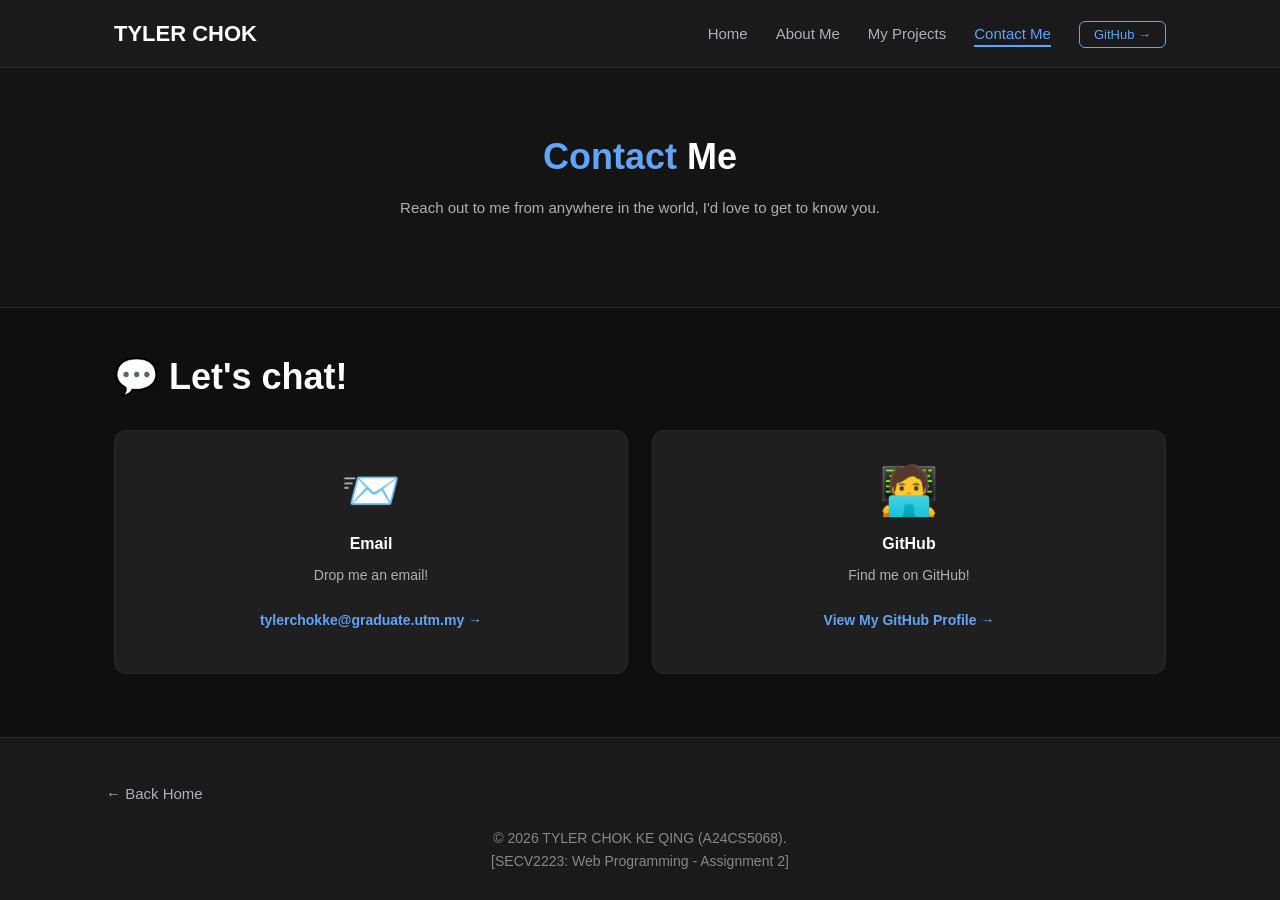
<file: Assignment 2/Website Files/contact.html>
<!DOCTYPE html>
<html lang="en">
<head>
    <meta charset="UTF-8">
    <meta name="viewport" content="width=device-width, initial-scale=1.0">
    <meta name="description" content="The Contacts page - Contact me! TYLER CHOK KE QING (A24CS5068) [SECV2223: Web Programming - Assignment 2]">
    <title>TYLER CHOK KE QING (A24CS5068) - ASSIGNMENT 2 (CONTACT ME PAGE)</title>
    <link rel="stylesheet" href="style.css">
</head>
<body>
    <nav>
        <div class="nav-container">
            <a href="index.html" class="nav-logo">TYLER CHOK</a>
            <ul class = "nav-links">
                <li><a href="index.html">Home</a></li>
                <li><a href="about.html">About Me</a></li>
                <li><a href="projects.html">My Projects</a></li>
                <li><a href="contact.html" class="active">Contact Me</a></li>
                <li><a href="https://github.com/Tyler-C-19" target="_blank" class="nav-external">GitHub →</a></li>
            </ul>
        </div>
    </nav>

    <header class="page-header">
        <h1><span class="coloured"> Contact</span> Me</h1>
        
        <p class="section-subtitle">
            Reach out to me from anywhere in the world, I'd love to get to know you.
        </p>
    </header>

    <main>
        <section class="section-padding">
            <div class="container">
                <h2 class="section-title">
                    💬 Let's chat!                    
                </h2>

                <div class="contacts-grid">
                    <article class="contacts-box box">
                        <div class="emoji">📨</div>

                        <h3> Email</h3>
                        
                        <p> Drop me an email!</p>
    
                        <a href="mailto:tylerchokke@graduate.utm.my" class="box-links">tylerchokke@graduate.utm.my →</a>
                    </article>
                    
                    <article class="contacts-box box">
                        <div class="emoji">🧑‍💻</div>

                        <h3> GitHub</h3>
                        
                        <p> Find me on GitHub!</p>
    
                        <a href="https://github.com/Tyler-C-19" target="_blank" class="box-links">View My GitHub Profile →</a>
                    </article>
                </div>
            </div>

        </section>
    </main>

    <footer>
        <div class="nav-links container" style="padding: 16px">
            <a href="index.html"> ← Back Home</a>
        </div>
        <p>
            © 2026 TYLER CHOK KE QING (A24CS5068).
        </p>
        <p>
            [SECV2223: Web Programming - Assignment 2]
        </p>
    </footer>

    <script src="javascript.js"></script>

</body>
</html>
</file>
<file: Assignment 2/Website Files/style.css>
* {
    margin: 0;
    padding: 0;
    box-sizing: border-box;
}

body {
    background-color: #0f0f0f;
    color: #e0e0e0;
    font-family: 'Segoe UI', Arial, sans-serif;
    line-height: 1.6;
    min-height: 100vh;
    display: grid;
    grid-template-rows: auto 240px 1fr auto;
    animation: fadeIn 0.4s ease;
}

body.home {
    grid-template-rows: auto auto 1fr auto;
}

a {
    text-decoration: none;
    color: #60a5fa;
    font-family: 'Segoe UI', Arial, sans-serif;
}

ul {
    list-style: none;
}

img {
    max-width: 100%;
    display: block;
}

h1, h2, h3 {
    color: #ffffff;
}

p {
    color: #b0b0b0;
}

.container {
    max-width: 1100px;
    margin: 0 auto;
    padding: 0 24px;
}

.section-padding {
    padding: 40px 0;
}

.section-padding.alt {
    background-color: #141414;
}

.section-title {
    font-size: 36px;
    margin-bottom: 24px;
}

.section-subtitle {
    font-size: 15px;
    color: #b0b0b0;
    margin-bottom: 36px;
}

.coloured {
    color: #60a5fa;
}

nav {
    background-color: #1a1a1a;
    border-bottom: 1px solid #2a2a2a;
    position: sticky;
    top: 0;
    z-index: 100;
}

.nav-container {
    display: flex;
    justify-content: space-between;
    align-items: center;
    max-width: 1100px;
    margin: 0 auto;
    padding: 16px 24px;
}

.nav-logo {
    font-size: 22px;
    font-weight: 700;
    color: #ffffff;
    flex-shrink: 0;
}

.nav-logo span {
    color: #60a5fa;
}

.nav-links {
    display: flex;
    align-items: center;
    gap: 28px;
    flex-wrap: wrap;
}

.nav-links a {
    color: #b0b0bb;
    font-size: 15px;
    font-weight: 500;
    padding-bottom: 3px;
    border-bottom: 2px solid transparent;
    transition: color 0.2s, border-bottom-color 0.2s;
}

.nav-links a:hover {
    color: #60a5fa;
    border-bottom-color:#60a5fa;
}

.nav-links a.active {
    color: #60a5fa;
    border-bottom-color:#60a5fa;
}

.nav-links a.nav-external {
    color: #60a5fa;
    border: 1px solid #60a5fa;
    border-bottom: 1px solid #60a5fa;
    padding: 5px 14px 5px 14px;
    border-radius: 6px;
    font-size: 13px;
    transition: background-color 0.2s, color 0.2s;
}

.nav-links a.nav-external:hover {
    background-color: #60a5fa;
    color: #0f0f0f;
}


.page-header {
    background-color: #141414;
    padding: 60px 24px;
    text-align: center;
    border-bottom: 1px solid #2a2a2a;
}

.page-header h1 {
    font-size: 36px;
    margin-bottom: 10px;
}

footer {
    background-color: #1a1a1a;
    border-top: 1px solid #2a2a2a;
    padding: 28px 20px;
    text-align: center;
}

footer p {
    font-size: 14px;
    color: #888;
    display: flex;
    align-items: center;
    flex-wrap: nowrap;
    justify-content: center;
}

.box {
    background-color: #1f1f1f;
    border: 1px solid #2a2a2a;
    border-radius: 12px;
    text-align: center;
    transition: border-color 0.3s, box-shadow 0.3s;   
}

.box:hover {
    border-color: #60a5fa;
}

.box-links {
    font-size: 14px;
    font-weight: 600;
    color: #60a5fa;
    transition: color 0.2s, letter-spacing 0.2s;
    display: inline-block;
    padding: 6px;
}

.box-links:hover {
    color: #3b82f3;
    letter-spacing: 0.5px;
}




.home-section {
    min-height: 90vh;
    display: flex;
    align-items: center;
    padding: 60px 24px;
}

.home-flex {
    display: flex;
    justify-content: space-between;
    align-items: center;
    gap: 60px;
    max-width: 1100px;
    margin: 0 auto;
    width: 100%;
}

.home-text h1 {
    font-size: 46px;
    line-height: 1.2;
    margin-bottom: 14px;
    display: flex;
    align-items: center;
    flex-wrap: wrap;
    gap: 10px;
}

.home-text h2 {
    font-size: 18px;
    font-weight: 400;
    color: #b0b0b0;
    margin-bottom: 20px;
}

.home-text p {
    font-size: 16px;
    max-width: 500px;
    margin-bottom: 32px;
}

.home-profile-pic img {
    width: 300px;
    height: 300px;
    object-fit: cover;
    border-radius: 50%;
    border: 4px solid #60a5fa;
}

.home-buttons {
    display: flex;
    gap: 16px;
    flex-wrap: wrap;
}

.home-tools-grid {
    display: grid;
    grid-template-columns: repeat(3, 1fr);
    gap: 24px;
}

.home-tools-box {
    border-radius: 8px;
    padding: 28px 28px;
}

.home-tools-box-pic {
    width: 160px;
    height: 160px;
    margin: 0 auto 12px;
    display: flex;
    justify-content: center;
    align-items: center;
    background-color: #242424;
    border-radius: 8px
}

.home-tools-box-pic img {
    width: 64px;
    height: 64px;
    object-fit: contain;
}

.home-tools-box h3 {
    font-size: 16px;
    margin-bottom: 8px;
}

.home-tools-box p {
    font-size: 14px;
    margin-bottom: 16px;
    flex: 1;
    text-align: center;
}


.about-me-section {
    display:flex;
    align-items: center;
    min-height: 400px;
}

.about-me-grid {
    display: grid;
    grid-template-columns: 280px 1fr;
    gap: 50px;
    align-items: center;
    min-height: 400px;
}

.about-me-profile-pic img{
    width: 280px;
    height: auto;
    border-radius: 12px;
    border: 4px solid #242424;
}

.about-me-text {
    min-height: 240px;
}

.about-me-text h2 {
    font-size: 26px;
    margin-bottom: 24px;
}

.about-me-text p {
    font-size: 16px;
    text-align: justify;
    margin-bottom: 16px;
}

.about-me-details {
    margin: 24px 0;
    display: flex;
    flex-direction: column;
    gap: 10px;
}

.details {
    display: flex;
    gap: 12px;
    font-size: 14px;
    align-items: center;
}

.details span {
    font-weight: 500;
    color: #60a5fa;
    min-width: 90px;
}



.education {
    display: flex;
    flex-direction: column;
    gap: 16px;
}

.education-stage {
    background-color: #1e1e1e;
    border-left: 3px solid #60a5fa;
    border-radius: 0 8px 8px 0;
    padding: 16px 20px;
}

.education-stage h3 {
    font-size: 16px;
    margin-bottom: 4px;
}

.education-stage h4 {
    font-size: 12px;
    margin-bottom: 4px;
    font-style: italic;
}

.education p {
    font-size: 14px;
    color: #888;
}



.projects-grid {
    display: grid;
    grid-template-columns: repeat(2, 1fr);
    gap: 28px;
}

.projects-box {
    overflow: hidden;
    display: flex;
    flex-direction: column;
}

.projects-box:hover {
    box-shadow: 0 2px 24px #60a5fa4d;
}

.projects-thumbnail {
    width: 100%;
    height: 180px;
    background-color: #1e1e2a;
    display: flex;
    justify-content: center;
    align-items: center;
    overflow: hidden;
}

.projects-thumbnail img {
    width: 100%;
    height: 100%;
    object-fit: cover;
}

.projects-body {
    padding: 20px 22px 24px 22px;
    height: 160px;
    display: flex;
    flex-direction: column;
    flex: 1;
    text-align: left;
}

.projects-body h3 {
    font-size: 18px;
    letter-spacing: 0.5px;
    margin-bottom: 12px;
}

.projects-body h4 {
    font-size: 12px;
    margin-bottom: 18px;
    letter-spacing: 2px;
    color: #8a8a8a;
}

.projects-body p {
    font-size: 14px;
    margin-bottom: 16px;
    text-align: justify;
}

.projects-filter {
    display: flex;
    gap: 10px;
    flex-wrap: wrap;
    margin-bottom: 28px;
    cursor: pointer;
}

.projects-filter h3 {
    font-size: 14px;
    font-weight: 600;
    color: #b0b0b0;
    margin-right: 4px;
    align-self: center;
}

.projects-filter-button {
    padding: 8px 20px;
    border: 1px solid #2a2a2a;
    border-radius: 20px;
    background-color: transparent;
    color: #b0b0b0;
    font-size: 14px;
    font-family: 'Segoe UI', Arial, sans-serif;
    transition: border-color 0.3s, color 0.3s, background-color 0.3s;
}

.projects-filter-button:hover {
    border-color: #60a5fa;
    color: #60a5fa;
}

.projects-filter-button.active {
    background-color: #60a5fa;
    border-color: #60a5fa;
    color: #0f0f0f;
    font-weight: 600;
}



.contacts-grid {
    display: grid;
    grid-template-columns: repeat(2, 1fr);
    gap: 24px;
}

.contacts-box {
    padding: 36px 24px;
    transition: border-color 0.3s;
}

.contacts-box .emoji {
    font-size: 48px;
    margin-bottom: 16px;
    line-height: 1;
}

.contacts-box h3 {
    font-size: 16px;
    margin-bottom: 8px;
}

.contacts-box p {
    font-size: 14px;
    margin-bottom: 16px;
    text-align: center;
}




.button {
    display: inline-block;
    padding: 12px 28px;
    border-radius: 6px;
    font-weight: 600;
    font-size: 15px;
    cursor: pointer;
    border: 2px solid #60a5fa;
    transition: background-color 0.3s, color 0.3s, border-color 0.3s;
    font-family: 'Segoe UI', Arial, sans-serif;
}

.button-normal {
    background-color: #60a5fa;
    color: #0f0f0f;
}

.button-normal:hover {
    border: 2px solid #398dec;
    background-color: #398dec;
    color: #0f0f0f;
}
.button-outlined {
    background-color: transparent;
    color: #60a5fa;
}

.button-outlined:hover {
    background-color: #60a5fa;
    color: #0f0f0f;
}


@keyframes fadeIn {
    from { 
        opacity: 0.1; 
    }
    to {
        opacity: 1;
    }
}



@media (max-width: 768px) {
    .nav-container {
        flex-direction: column;
        gap: 12px;
        padding: 14px 20px;
    }

    .nav-links {
        flex-wrap: wrap;
        justify-content: center;
        gap: 14px;
    }

    .home-flex {
        flex-direction: column;
        text-align: center;
    }

    .home-text h1 {
        font-size: 32px;
        justify-content: center;
    }

    .home-text p {
        margin-inline: auto;
    }

    .home-buttons {
        justify-content: center;
    }

    .home-tools-grid {
        grid-template-columns: 1fr;
    }

    .about-me-grid {
        grid-template-columns: 1fr;
    }

    .about-me-profile-pic {
        max-width: 280px;
        margin: 0 auto;
    }

    .contacts-grid {
        grid-template-columns: 1fr;
    }

    .projects-grid {
        grid-template-columns: 1fr;
    }

    .projects-body {
        padding: 24px;
    }

    .section-title {
        font-size: 26px;
    }

    .page-header h1 {
        font-size: 28px;
    }
}

@media (max-width: 480px) {
    .home-profile-pic img {
        width: 220px;
        height: 220px;
    }

    .button {
        padding: 8px 16px;
        font-size: 14px;
    }
}
</file>
